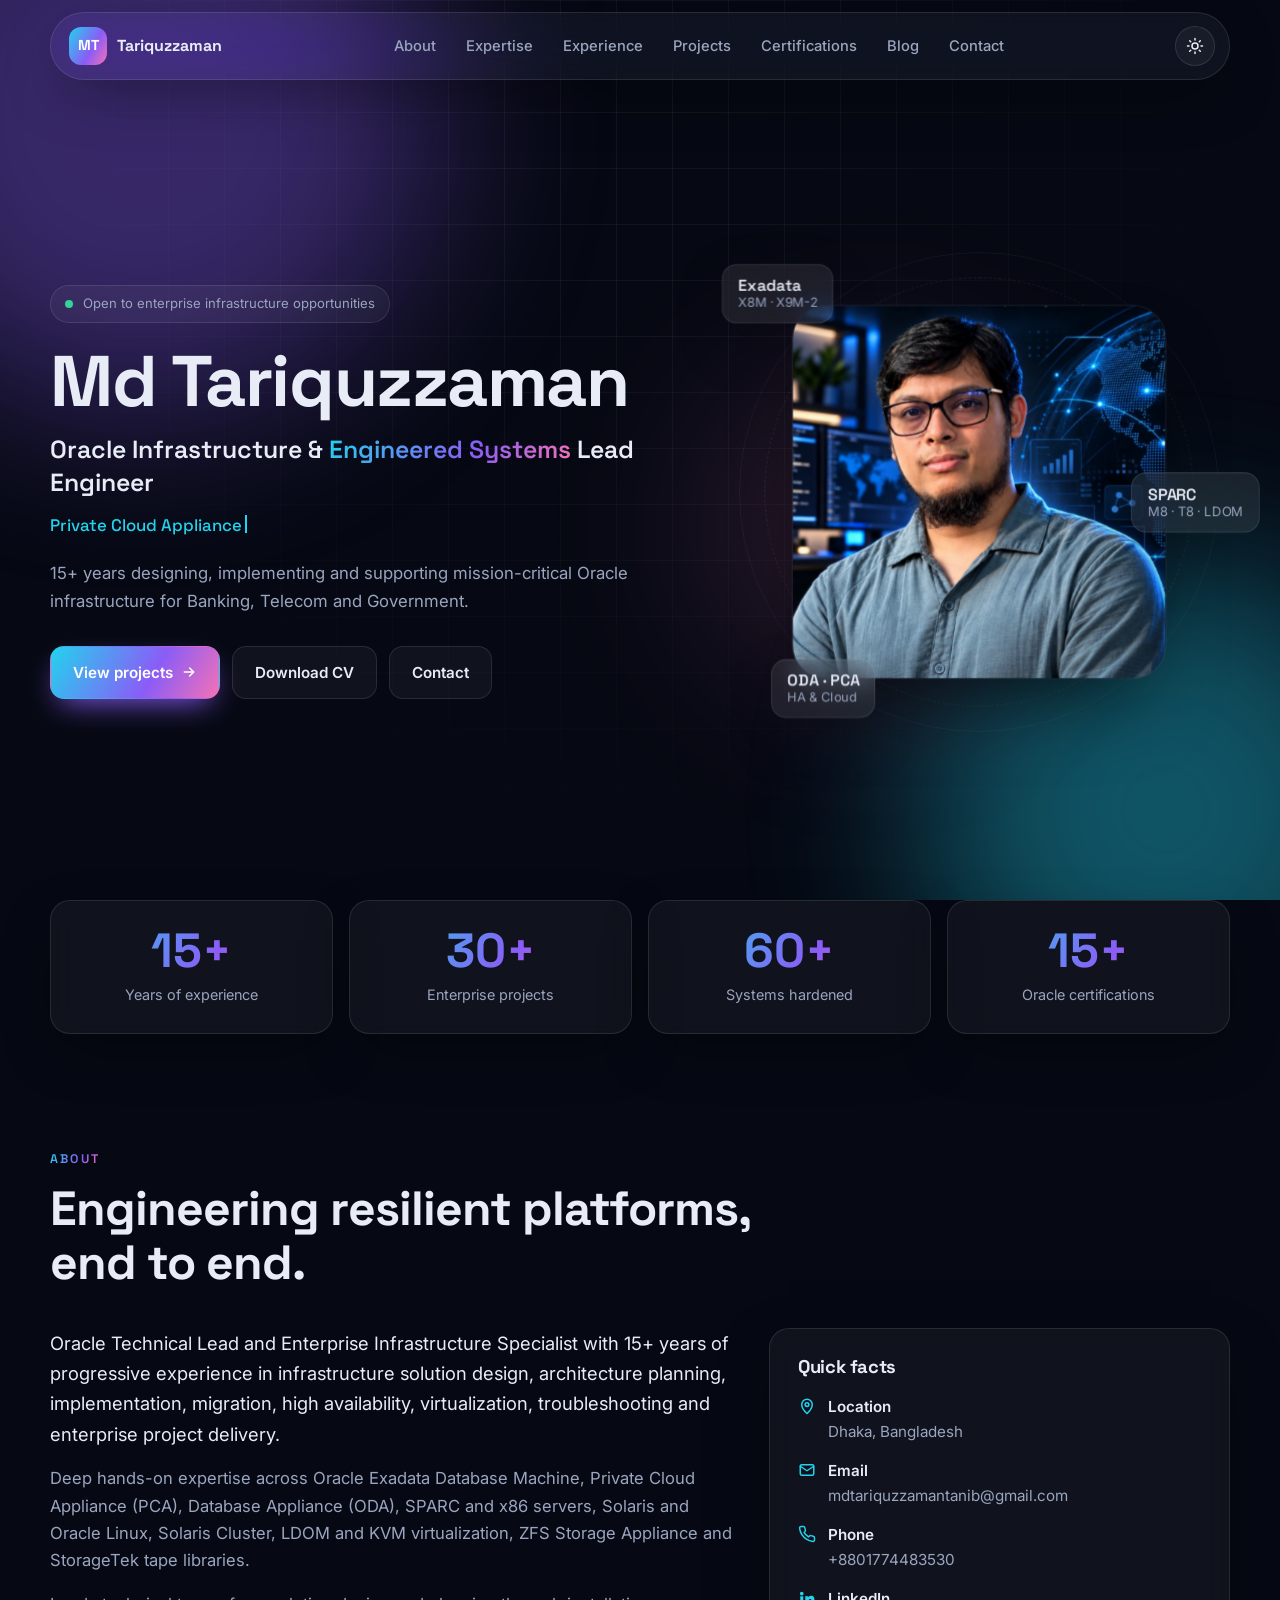
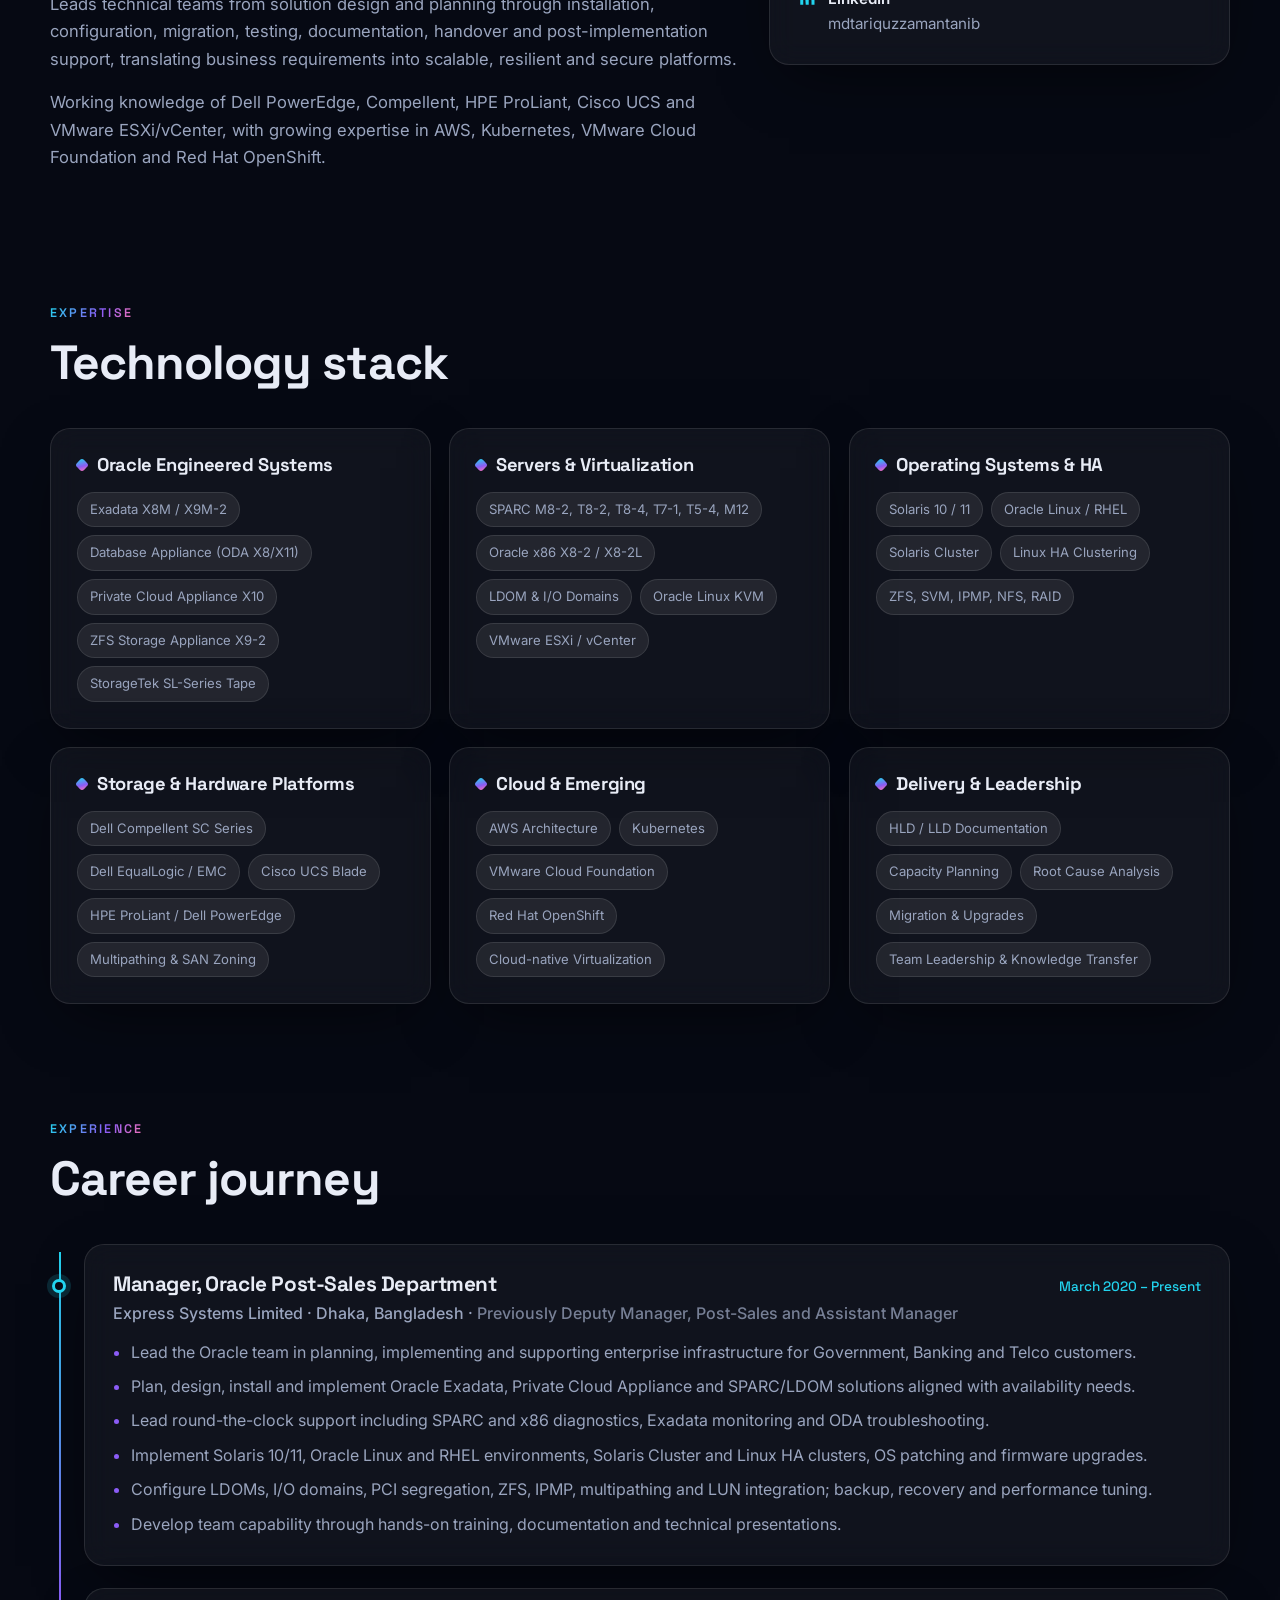
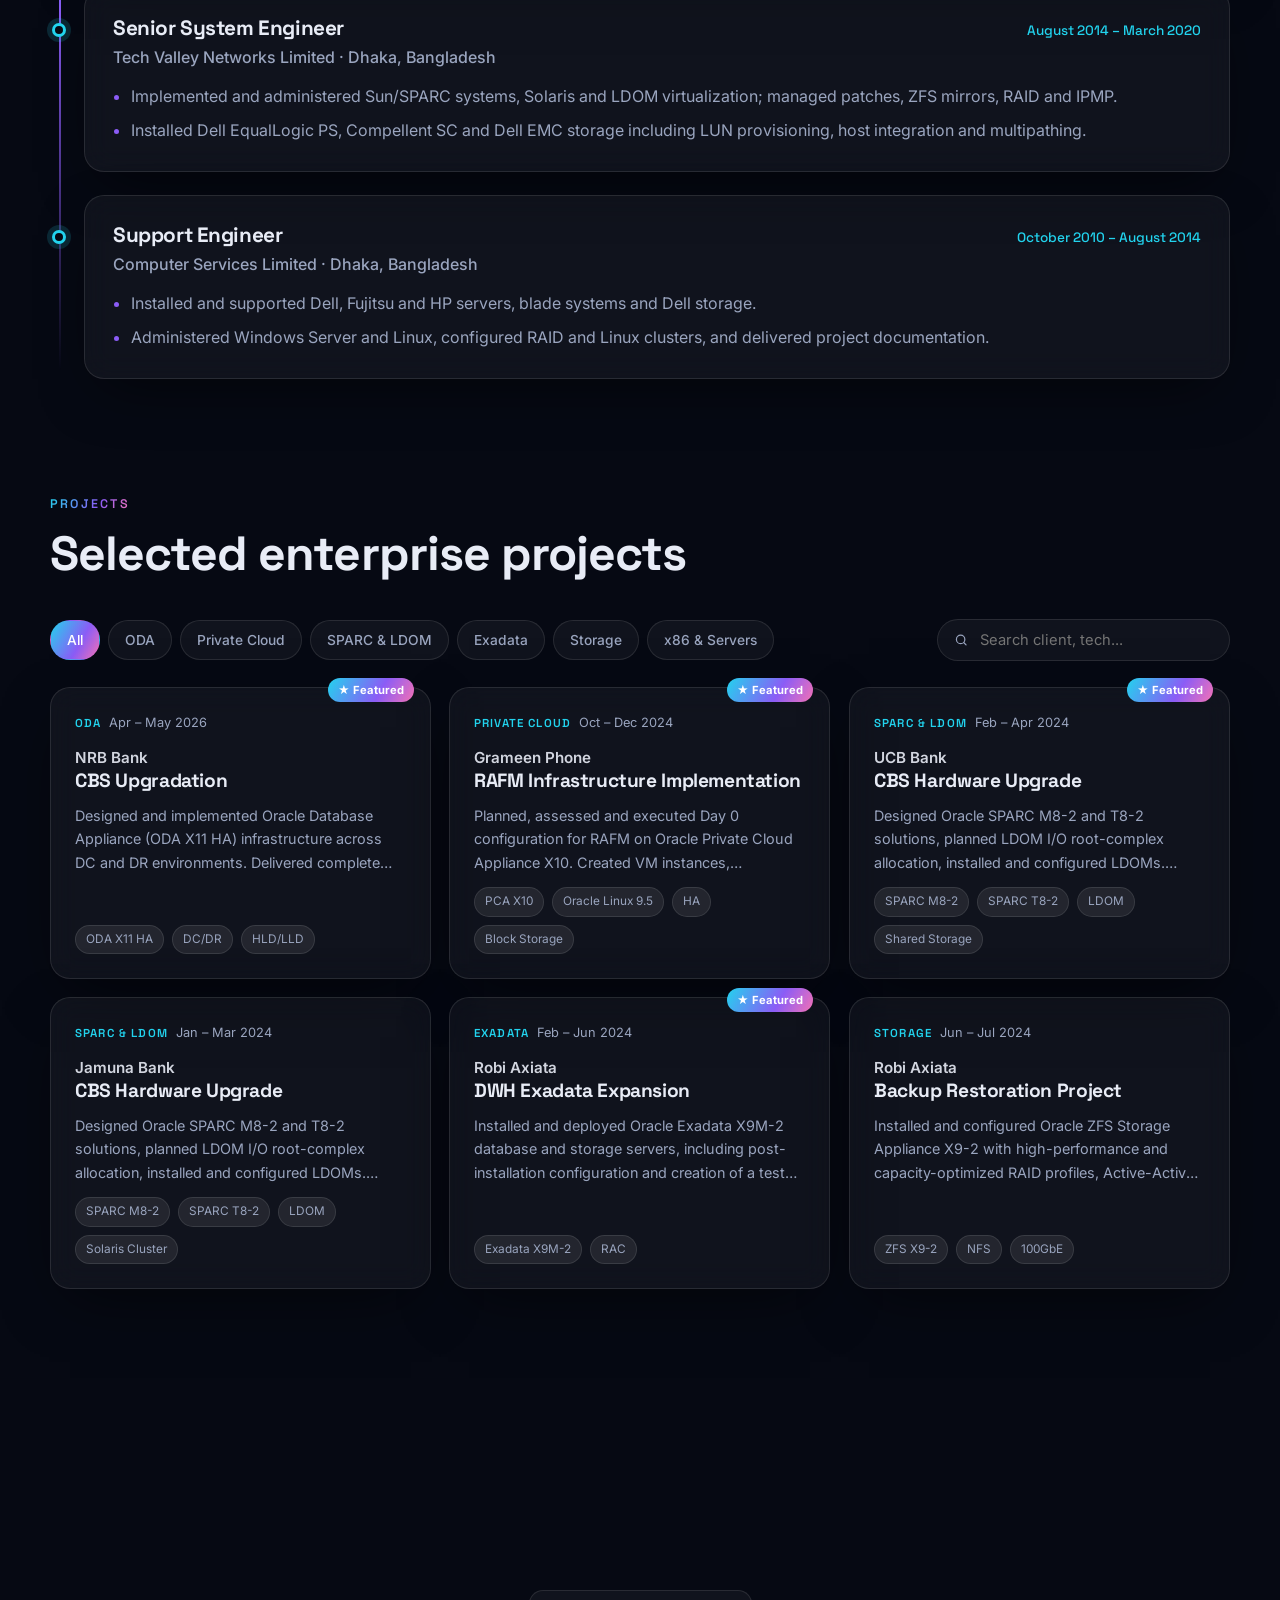
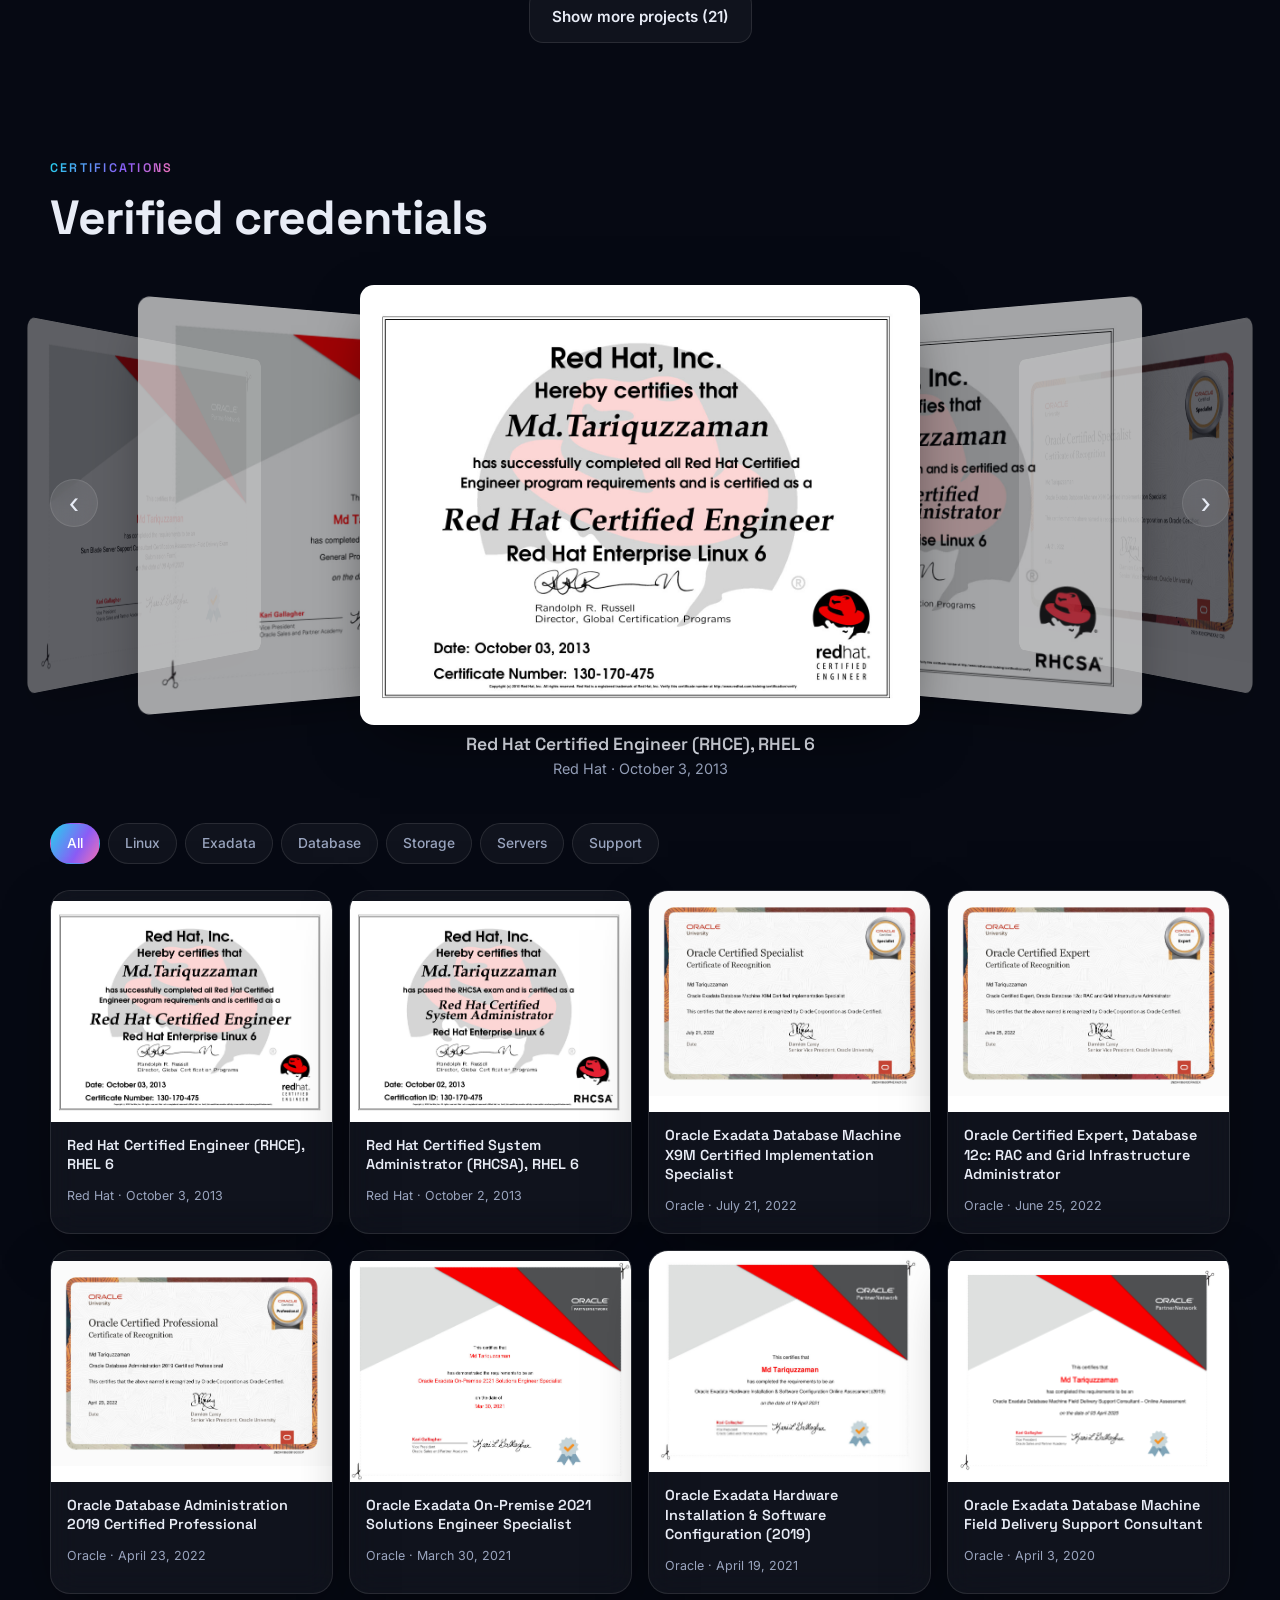
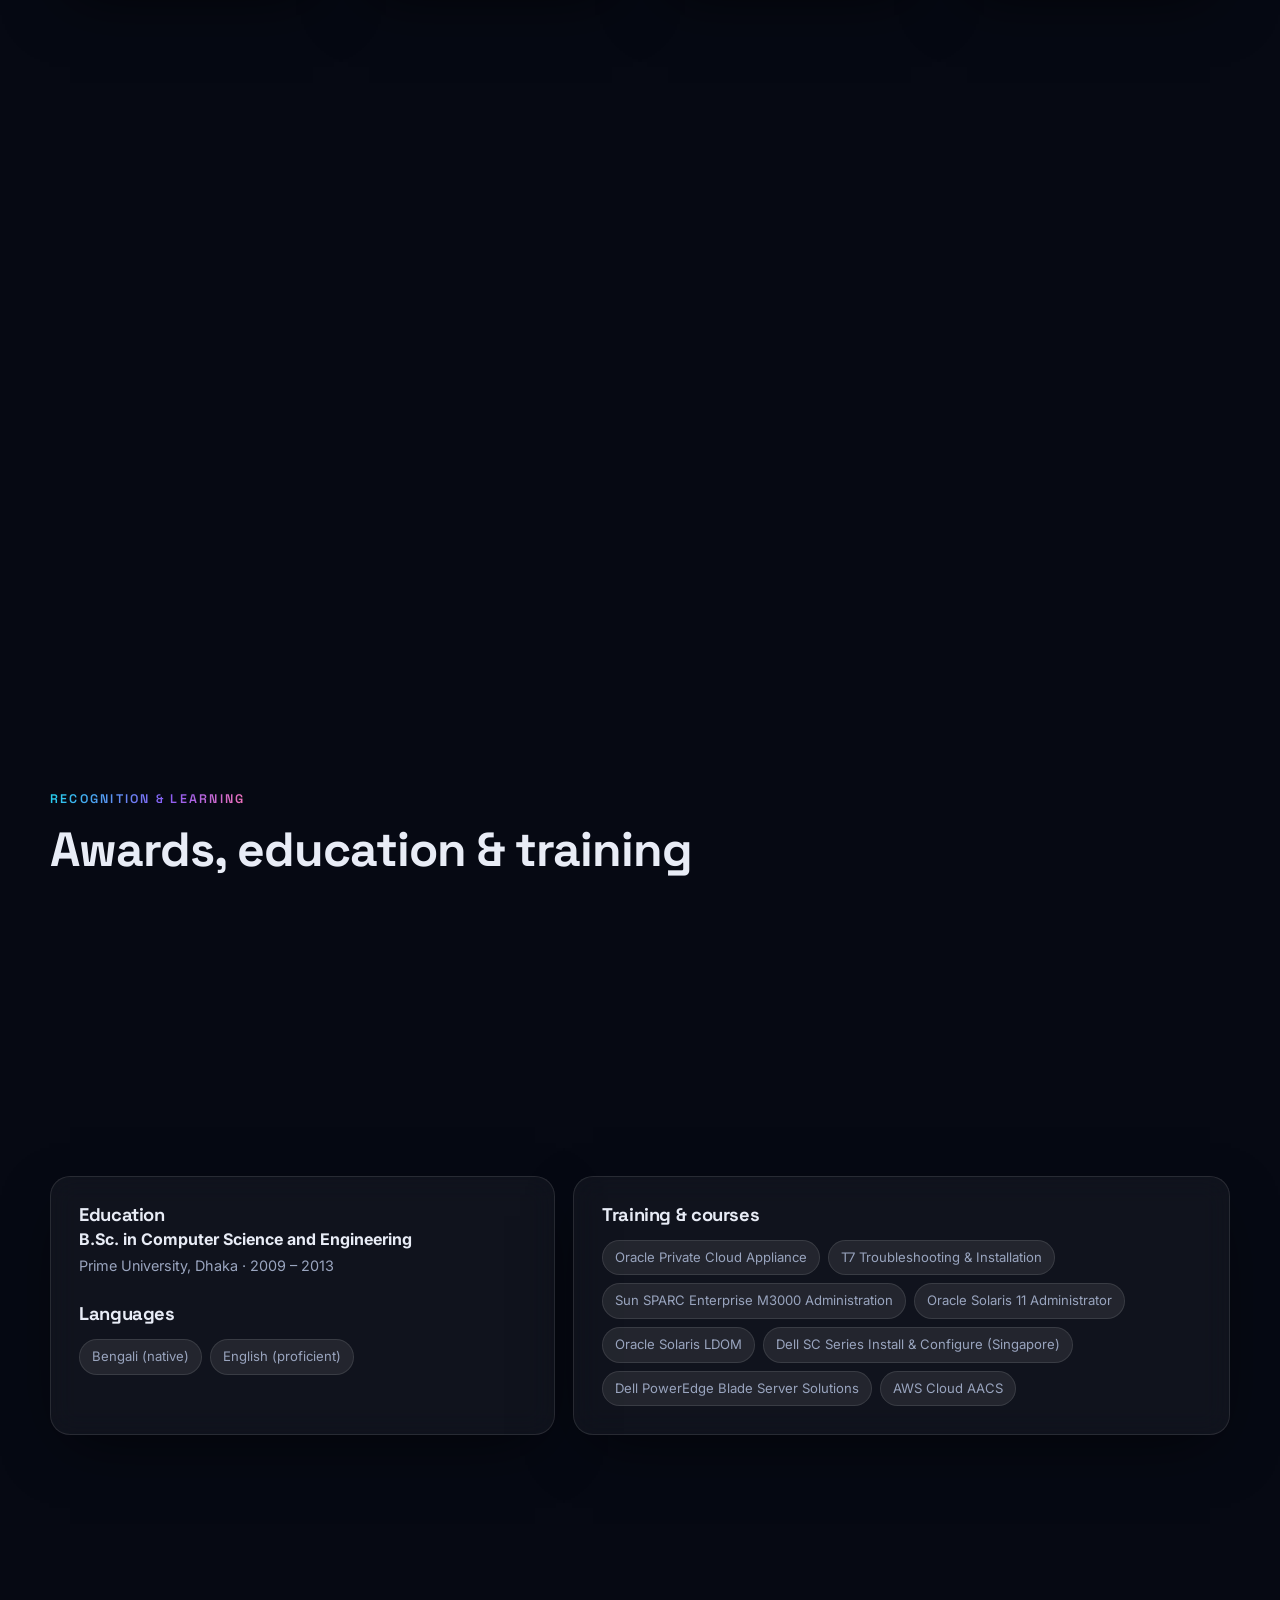
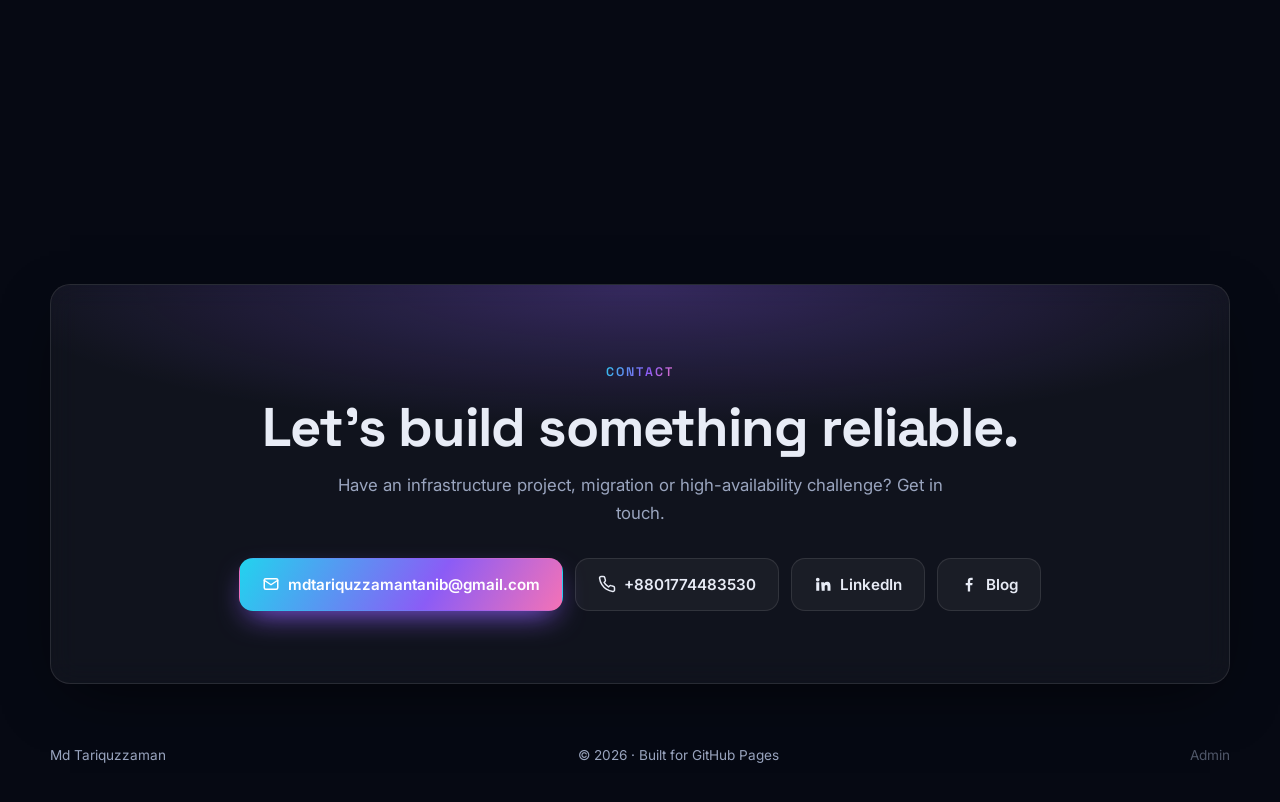
<file: index.html>
<!doctype html>
<html lang="en" data-theme="dark">
<head>
<meta charset="utf-8">
<meta name="viewport" content="width=device-width, initial-scale=1, viewport-fit=cover">
<title>Md Tariquzzaman | Oracle Infrastructure & Engineered Systems Lead</title>
<meta name="description" content="Portfolio of Md Tariquzzaman, Oracle Infrastructure and Engineered Systems Lead Engineer: Exadata, ODA, Private Cloud Appliance, SPARC and LDOM, Solaris, high availability.">
<meta property="og:title" content="Md Tariquzzaman | Oracle Infrastructure Lead Engineer">
<meta property="og:description" content="15+ years delivering mission-critical Oracle infrastructure for Banking, Telecom and Government.">
<meta property="og:image" content="assets/profile.jpg">
<meta name="theme-color" content="#060913">
<link rel="icon" href="assets/favicon.svg" type="image/svg+xml">
<link rel="preconnect" href="https://fonts.googleapis.com">
<link rel="preconnect" href="https://fonts.gstatic.com" crossorigin>
<link href="https://fonts.googleapis.com/css2?family=Inter:wght@400;500;600&family=Space+Grotesk:wght@500;600;700&display=swap" rel="stylesheet">
<link rel="stylesheet" href="css/style.css">
<script>try{var t=localStorage.getItem('theme');if(t)document.documentElement.dataset.theme=t}catch(e){}</script>
</head>
<body>
<div class="bg" aria-hidden="true"><i class="blob b1"></i><i class="blob b2"></i><i class="blob b3"></i><i class="grid"></i></div>
<div class="progress" id="progress"></div>

<header class="nav" id="nav">
  <a class="brand" href="#top" aria-label="Home"><span class="mark">MT</span><span class="brand-name">Tariquzzaman</span></a>
  <nav class="links" id="links" aria-label="Primary">
    <a href="#about">About</a><a href="#expertise">Expertise</a><a href="#experience">Experience</a>
    <a href="#projects">Projects</a><a href="#certifications">Certifications</a><a href="#blog" id="blogNav" hidden>Blog</a><a href="#contact">Contact</a>
  </nav>
  <div class="nav-actions">
    <button class="icon-btn" id="themeBtn" aria-label="Toggle theme"><svg viewBox="0 0 24 24" width="18" height="18" fill="none" stroke="currentColor" stroke-width="2" stroke-linecap="round"><circle cx="12" cy="12" r="4"/><path d="M12 2v2M12 20v2M4.9 4.9l1.4 1.4M17.7 17.7l1.4 1.4M2 12h2M20 12h2M4.9 19.1l1.4-1.4M17.7 6.3l1.4-1.4"/></svg></button>
    <button class="icon-btn menu" id="menuBtn" aria-label="Menu" aria-expanded="false"><span></span><span></span><span></span></button>
  </div>
</header>

<main id="top">
  <section class="hero container">
    <div class="hero-copy">
      <span class="pill"><i class="dot"></i> Open to enterprise infrastructure opportunities</span>
      <h1 id="hName" class="reveal">Md Tariquzzaman</h1>
      <p class="role">Oracle Infrastructure &amp; <span class="grad">Engineered Systems</span> Lead Engineer</p>
      <p class="typed" aria-live="off"><span id="typed"></span><i class="caret"></i></p>
      <p class="lead" id="hTagline"></p>
      <div class="cta">
        <a class="btn primary" href="#projects">View projects <svg viewBox="0 0 24 24" width="16" height="16" fill="none" stroke="currentColor" stroke-width="2.2" stroke-linecap="round"><path d="M5 12h14M13 6l6 6-6 6"/></svg></a>
        <a class="btn ghost" id="cvBtn" href="assets/Md-Tariquzzaman-CV.pdf" target="_blank" rel="noopener">Download CV</a>
        <a class="btn ghost" href="#contact">Contact</a>
      </div>
    </div>
    <div class="hero-visual">
      <div class="scene" id="heroScene">
        <div class="orbit o1"></div><div class="orbit o2"></div>
        <div class="photo-card" id="photoCard">
          <img id="hPhoto" src="assets/profile.jpg" alt="Portrait of Md Tariquzzaman" width="500" height="500" fetchpriority="high">
        </div>
        <div class="chip c1"><b>Exadata</b><small>X8M · X9M-2</small></div>
        <div class="chip c2"><b>SPARC</b><small>M8 · T8 · LDOM</small></div>
        <div class="chip c3"><b>ODA · PCA</b><small>HA &amp; Cloud</small></div>
      </div>
    </div>
  </section>

  <section class="stats container" id="stats"></section>

  <section id="about" class="section container">
    <div class="sec-head"><span class="eyebrow">About</span><h2>Engineering resilient platforms,<br>end to end.</h2></div>
    <div class="about-grid">
      <div class="about-text" id="aboutText"></div>
      <aside class="glass tilt about-side">
        <h3>Quick facts</h3>
        <ul class="facts" id="facts"></ul>
      </aside>
    </div>
  </section>

  <section id="expertise" class="section container">
    <div class="sec-head"><span class="eyebrow">Expertise</span><h2>Technology stack</h2></div>
    <div class="skill-grid" id="skills"></div>
  </section>

  <section id="experience" class="section container">
    <div class="sec-head"><span class="eyebrow">Experience</span><h2>Career journey</h2></div>
    <div class="timeline" id="timeline"></div>
  </section>

  <section id="projects" class="section container">
    <div class="sec-head"><span class="eyebrow">Projects</span><h2>Selected enterprise projects</h2></div>
    <div class="toolbar">
      <div class="filters" id="projFilters" role="tablist"></div>
      <label class="search"><svg viewBox="0 0 24 24" width="16" height="16" fill="none" stroke="currentColor" stroke-width="2" stroke-linecap="round"><circle cx="11" cy="11" r="7"/><path d="M20 20l-3.5-3.5"/></svg><input id="projSearch" type="search" placeholder="Search client, tech..." aria-label="Search projects"></label>
    </div>
    <div class="proj-grid" id="projects-grid"></div>
    <button class="btn ghost more" id="projMore" hidden>Show more projects</button>
  </section>

  <section id="certifications" class="section container">
    <div class="sec-head"><span class="eyebrow">Certifications</span><h2>Verified credentials</h2></div>
    <div class="carousel" id="carousel" aria-label="Certificate carousel">
      <div class="car-stage" id="carStage"></div>
      <button class="car-nav prev" id="carPrev" aria-label="Previous certificate">&#8249;</button>
      <button class="car-nav next" id="carNext" aria-label="Next certificate">&#8250;</button>
    </div>
    <div class="car-caption" id="carCaption"></div>
    <div class="toolbar"><div class="filters" id="certFilters"></div></div>
    <div class="cert-grid" id="certGrid"></div>
  </section>

  <section class="section container" id="recognition">
    <div class="sec-head"><span class="eyebrow">Recognition &amp; Learning</span><h2>Awards, education &amp; training</h2></div>
    <div class="award-grid" id="awards"></div>
    <div class="two-col">
      <div class="glass tilt"><h3>Education</h3><div id="edu"></div><h3 class="mt">Languages</h3><div class="tags" id="langs"></div></div>
      <div class="glass tilt"><h3>Training &amp; courses</h3><div class="tags" id="training"></div></div>
    </div>
  </section>

  <section id="blog" class="section container" hidden>
    <div class="blog glass tilt" id="blogCard"></div>
  </section>

  <section id="contact" class="section container">
    <div class="contact glass">
      <span class="eyebrow">Contact</span>
      <h2>Let's build something reliable.</h2>
      <p class="lead">Have an infrastructure project, migration or high-availability challenge? Get in touch.</p>
      <div class="contact-links" id="contactLinks"></div>
    </div>
  </section>
</main>

<footer class="footer container">
  <span id="footName">Md Tariquzzaman</span><span>&copy; <span id="year"></span> · Built for GitHub Pages</span>
  <a href="admin/" class="admin-link">Admin</a>
</footer>

<div class="lightbox" id="lightbox" hidden role="dialog" aria-modal="true" aria-label="Certificate preview">
  <button class="lb-close" id="lbClose" aria-label="Close">&times;</button>
  <div class="lb-card" id="lbCard"><img id="lbImg" alt=""><div class="lb-info"><h3 id="lbTitle"></h3><p id="lbMeta"></p></div></div>
</div>

<div class="modal" id="modal" hidden role="dialog" aria-modal="true">
  <div class="modal-card glass" id="modalCard"><button class="lb-close" id="modalClose" aria-label="Close">&times;</button><div id="modalBody"></div></div>
</div>

<script src="js/app.js"></script>
</body>
</html>
</file>
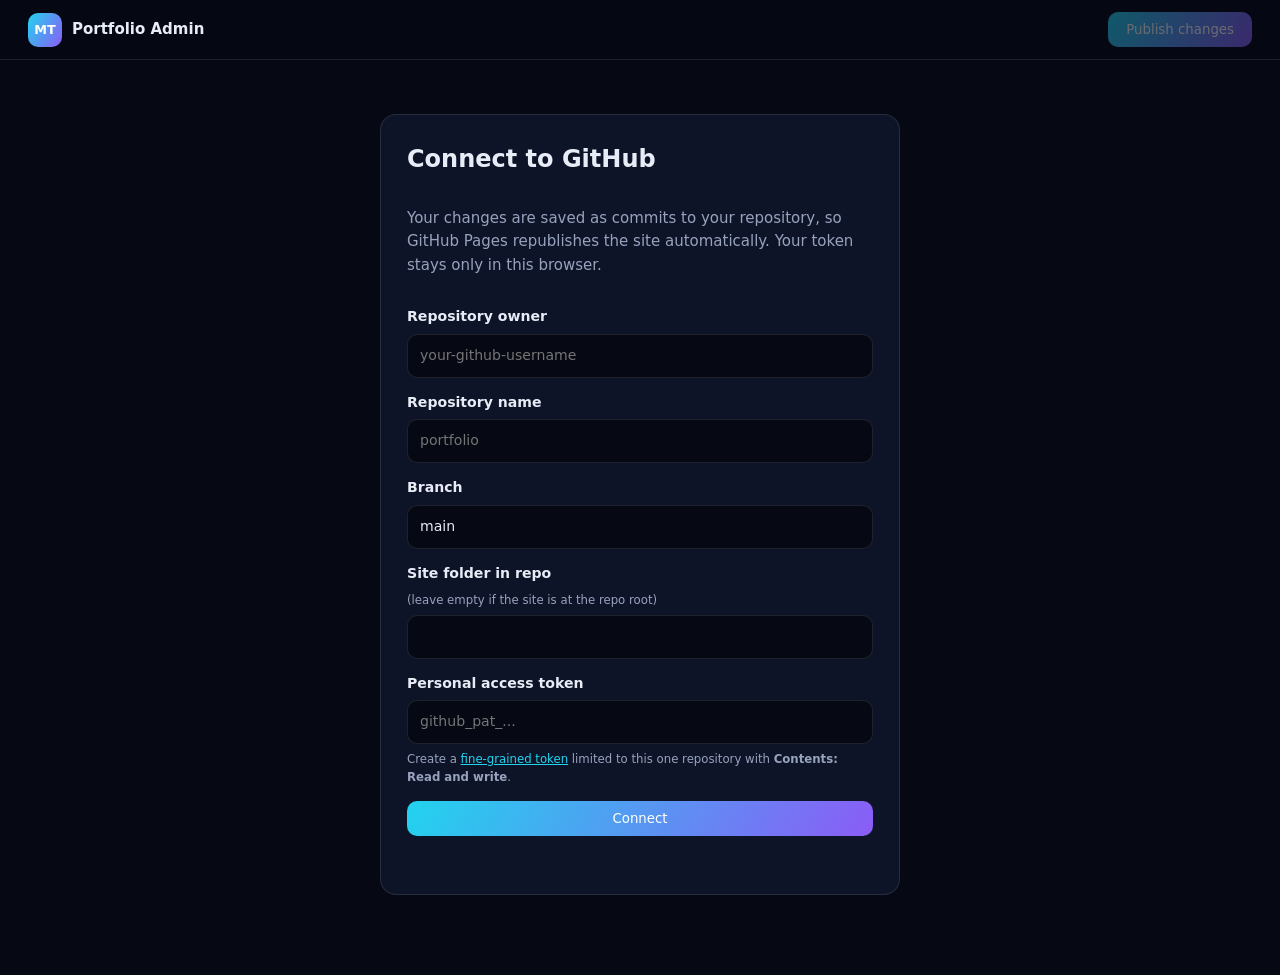
<file: admin/index.html>
<!doctype html>
<html lang="en" data-theme="dark">
<head>
<meta charset="utf-8">
<meta name="viewport" content="width=device-width, initial-scale=1">
<meta name="robots" content="noindex,nofollow">
<title>Portfolio Admin</title>
<link rel="icon" href="../assets/favicon.svg" type="image/svg+xml">
<link rel="stylesheet" href="admin.css">
</head>
<body>
<header class="top">
  <a class="brand" href="../"><span class="mark">MT</span> Portfolio Admin</a>
  <div class="top-actions">
    <span id="status" class="status" role="status"></span>
    <button class="btn" id="saveBtn" disabled>Publish changes</button>
    <button class="btn ghost" id="logoutBtn" hidden>Sign out</button>
  </div>
</header>

<main>
  <section id="login" class="card login">
    <h1>Connect to GitHub</h1>
    <p class="muted">Your changes are saved as commits to your repository, so GitHub Pages republishes the site automatically. Your token stays only in this browser.</p>
    <label>Repository owner<input id="cOwner" placeholder="your-github-username" autocomplete="off"></label>
    <label>Repository name<input id="cRepo" placeholder="portfolio" autocomplete="off"></label>
    <label>Branch<input id="cBranch" value="main" autocomplete="off"></label>
    <label>Site folder in repo <small>(leave empty if the site is at the repo root)</small><input id="cDir" placeholder="" autocomplete="off"></label>
    <label>Personal access token
      <input id="cToken" type="password" placeholder="github_pat_..." autocomplete="off">
      <small>Create a <a href="https://github.com/settings/personal-access-tokens/new" target="_blank" rel="noopener">fine-grained token</a> limited to this one repository with <b>Contents: Read and write</b>.</small>
    </label>
    <button class="btn" id="connectBtn">Connect</button>
    <p class="err" id="loginErr"></p>
  </section>

  <section id="app" hidden>
    <nav class="tabs" id="tabs" role="tablist"></nav>
    <div id="panel"></div>
  </section>
</main>
<div class="toast" id="toast" role="status"></div>
<script src="admin.js"></script>
</body>
</html>
</file>
<file: css/style.css>
:root{
  --bg:#060913;--bg2:#0b1020;--surface:rgba(255,255,255,.045);--surface-2:rgba(255,255,255,.08);
  --border:rgba(255,255,255,.1);--text:#e8ecf6;--muted:#9aa5bf;--a1:#22d3ee;--a2:#8b5cf6;--a3:#f472b6;
  --grad:linear-gradient(120deg,var(--a1),var(--a2) 60%,var(--a3));
  --shadow:0 20px 60px -20px rgba(0,0,0,.65);--radius:20px;--nav-h:68px;
  --font:'Inter',system-ui,-apple-system,'Segoe UI',Roboto,sans-serif;--display:'Space Grotesk','Inter',system-ui,sans-serif;
}
[data-theme="light"]{
  --bg:#f5f7fc;--bg2:#ffffff;--surface:rgba(255,255,255,.75);--surface-2:rgba(255,255,255,.95);
  --border:rgba(15,23,42,.1);--text:#0f172a;--muted:#55627d;--a1:#0891b2;--a2:#6d28d9;--a3:#db2777;
  --shadow:0 20px 50px -22px rgba(30,41,90,.28);
}
*,*::before,*::after{box-sizing:border-box}
html{scroll-behavior:smooth;scroll-padding-top:calc(var(--nav-h) + 12px);-webkit-text-size-adjust:100%}
html{overflow-x:clip}
body{margin:0;background:var(--bg);color:var(--text);font:400 16px/1.65 var(--font);overflow-x:hidden;-webkit-font-smoothing:antialiased}
img{max-width:100%;display:block}
a{color:inherit;text-decoration:none}
h1,h2,h3{font-family:var(--display);line-height:1.12;margin:0;letter-spacing:-.02em}
p{margin:0}
button{font:inherit;color:inherit;cursor:pointer}
:focus-visible{outline:2px solid var(--a1);outline-offset:3px;border-radius:8px}
.container{width:min(1180px,100% - 2*clamp(16px,4vw,32px));margin-inline:auto}
.section{padding:clamp(56px,9vw,110px) 0 0}

/* background */
.bg{position:fixed;inset:0;z-index:-1;overflow:hidden;background:var(--bg)}
.blob{position:absolute;border-radius:50%;filter:blur(90px);opacity:.38;will-change:transform}
.b1{width:46vmax;height:46vmax;background:var(--a2);top:-14vmax;left:-12vmax;animation:float 22s ease-in-out infinite}
.b2{width:38vmax;height:38vmax;background:var(--a1);bottom:-12vmax;right:-10vmax;animation:float 26s ease-in-out infinite reverse}
.b3{width:26vmax;height:26vmax;background:var(--a3);top:40%;left:55%;opacity:.16;animation:float 30s ease-in-out infinite}
[data-theme="light"] .blob{opacity:.2}
.grid{position:absolute;inset:0;background-image:linear-gradient(var(--border) 1px,transparent 1px),linear-gradient(90deg,var(--border) 1px,transparent 1px);background-size:56px 56px;mask-image:radial-gradient(ellipse at 50% 20%,#000 10%,transparent 70%);-webkit-mask-image:radial-gradient(ellipse at 50% 20%,#000 10%,transparent 70%);opacity:.5}
@keyframes float{50%{transform:translate3d(4vmax,3vmax,0) scale(1.08)}}
.progress{position:fixed;top:0;left:0;height:3px;width:0;background:var(--grad);z-index:100}

/* nav */
.nav{position:fixed;top:12px;left:50%;transform:translateX(-50%);width:min(1180px,100% - 24px);height:var(--nav-h);z-index:50;
  display:flex;align-items:center;justify-content:space-between;padding:0 14px 0 18px;border-radius:999px;
  background:var(--surface);border:1px solid var(--border);backdrop-filter:blur(18px) saturate(1.4);-webkit-backdrop-filter:blur(18px) saturate(1.4);box-shadow:var(--shadow);transition:background .3s}
.brand{display:flex;align-items:center;gap:10px;font-family:var(--display);font-weight:700}
.mark{display:grid;place-items:center;width:38px;height:38px;border-radius:12px;background:var(--grad);color:#fff;font-size:.9rem;letter-spacing:0}
.links{display:flex;gap:2px}
.links a{padding:8px 14px;border-radius:999px;color:var(--muted);font-size:.92rem;font-weight:500;transition:.25s}
.links a:hover,.links a.active{color:var(--text);background:var(--surface-2)}
.nav-actions{display:flex;gap:8px;align-items:center}
.icon-btn{width:40px;height:40px;border-radius:50%;border:1px solid var(--border);background:var(--surface);display:grid;place-items:center;transition:.25s}
.icon-btn:hover{background:var(--surface-2);transform:rotate(18deg)}
.menu{display:none;flex-direction:column;gap:4px;justify-content:center;align-items:center}
.menu:hover{transform:none}
.menu span{width:16px;height:2px;background:currentColor;border-radius:2px;transition:.3s}
.menu[aria-expanded=true] span:nth-child(1){transform:translateY(6px) rotate(45deg)}
.menu[aria-expanded=true] span:nth-child(2){opacity:0}
.menu[aria-expanded=true] span:nth-child(3){transform:translateY(-6px) rotate(-45deg)}

/* buttons / pills */
.btn{display:inline-flex;align-items:center;gap:8px;padding:13px 22px;border-radius:14px;font-weight:600;font-size:.95rem;border:1px solid var(--border);transition:transform .25s,box-shadow .25s,background .25s}
.btn.primary{background:var(--grad);color:#fff;border-color:transparent;box-shadow:0 12px 30px -10px var(--a2)}
.btn.primary:hover{transform:translateY(-3px);box-shadow:0 18px 36px -10px var(--a2)}
.btn.ghost{background:var(--surface)}
.btn.ghost:hover{background:var(--surface-2);transform:translateY(-3px)}
.pill{display:inline-flex;align-items:center;gap:10px;padding:7px 14px;border-radius:999px;background:var(--surface);border:1px solid var(--border);font-size:.82rem;color:var(--muted)}
.dot{width:8px;height:8px;border-radius:50%;background:#34d399;box-shadow:0 0 0 0 #34d399;animation:pulse 2s infinite}
@keyframes pulse{70%{box-shadow:0 0 0 9px transparent}}
.eyebrow{display:inline-block;font:600 .78rem var(--display);letter-spacing:.18em;text-transform:uppercase;background:var(--grad);-webkit-background-clip:text;background-clip:text;color:transparent}
.grad{background:var(--grad);-webkit-background-clip:text;background-clip:text;color:transparent}
.glass{background:var(--surface);border:1px solid var(--border);border-radius:var(--radius);backdrop-filter:blur(14px);-webkit-backdrop-filter:blur(14px);box-shadow:var(--shadow)}

/* hero */
.hero{min-height:100svh;display:grid;grid-template-columns:1.1fr .9fr;align-items:center;gap:clamp(24px,5vw,64px);padding:calc(var(--nav-h) + 56px) 0 40px}
.hero h1{font-size:clamp(2.4rem,5.6vw,4.6rem);margin:18px 0 12px;font-weight:700}
.role{font:600 clamp(1.1rem,2.4vw,1.55rem)/1.35 var(--display);color:var(--text)}
.typed{margin:14px 0 18px;min-height:1.7em;font:500 1.05rem var(--display);color:var(--a1)}
.caret{display:inline-block;width:2px;height:1.1em;background:var(--a1);margin-left:3px;vertical-align:-.15em;animation:blink 1s steps(1) infinite}
@keyframes blink{50%{opacity:0}}
.lead{color:var(--muted);font-size:1.05rem;max-width:56ch}
.cta{display:flex;flex-wrap:wrap;gap:12px;margin-top:30px}
.hero-visual{display:grid;place-items:center;perspective:1200px}
.scene{position:relative;width:min(440px,86vw);aspect-ratio:1;transform-style:preserve-3d;transition:transform .15s ease-out;will-change:transform}
.photo-card{position:absolute;inset:9%;border-radius:32px;overflow:hidden;background:#071226;box-shadow:0 40px 80px -30px rgba(0,0,0,.7),0 0 0 1px var(--border);transform:translateZ(40px)}
.photo-card img{width:100%;height:100%;object-fit:cover;object-position:center 15%}
.photo-card::after{content:"";position:absolute;inset:0;background:linear-gradient(115deg,transparent 35%,rgba(255,255,255,.55) 50%,transparent 65%);transform:translateX(-120%);animation:sheen 6s ease-in-out infinite}
@keyframes sheen{40%,100%{transform:translateX(120%)}}
.orbit{position:absolute;inset:0;border-radius:50%;border:1px dashed var(--border);transform:translateZ(-30px)}
.o1{animation:spin 40s linear infinite}.o2{inset:-6%;animation:spin 60s linear infinite reverse;border-style:solid;opacity:.5}
@keyframes spin{to{rotate:360deg}}
.chip{position:absolute;padding:10px 14px;border-radius:14px;background:var(--surface-2);border:1px solid var(--border);backdrop-filter:blur(14px);-webkit-backdrop-filter:blur(14px);box-shadow:var(--shadow);display:flex;flex-direction:column;line-height:1.25;animation:bob 6s ease-in-out infinite}
.chip b{font:600 .92rem var(--display)}.chip small{color:var(--muted);font-size:.74rem}
.c1{top:2%;left:-4%;transform:translateZ(90px)}
.c2{top:46%;right:-8%;transform:translateZ(110px);animation-delay:-2s}
.c3{bottom:2%;left:6%;transform:translateZ(80px);animation-delay:-4s}
@keyframes bob{50%{translate:0 -10px}}

/* stats */
.stats{display:grid;grid-template-columns:repeat(4,1fr);gap:16px}
.stat{padding:26px 20px;text-align:center}
.stat b{display:block;font:700 clamp(2rem,4.5vw,3rem)/1 var(--display);background:var(--grad);-webkit-background-clip:text;background-clip:text;color:transparent}
.stat span{display:block;margin-top:8px;color:var(--muted);font-size:.9rem}

/* sections */
.sec-head{margin-bottom:38px}
.sec-head h2{font-size:clamp(1.9rem,4.4vw,3rem);margin-top:12px}
.about-grid{display:grid;grid-template-columns:1.5fr 1fr;gap:28px;align-items:start}
.about-text p{color:var(--muted);margin-bottom:16px;font-size:1.04rem}
.about-text p:first-child{color:var(--text);font-size:1.15rem}
.about-side{padding:28px}
h3{font-size:1.15rem}
.facts{list-style:none;padding:0;margin:16px 0 0;display:grid;gap:14px}
.facts li{display:flex;gap:12px;align-items:flex-start;color:var(--muted);font-size:.95rem}
.facts svg{flex:none;margin-top:3px;color:var(--a1)}
.facts b{display:block;color:var(--text);font-weight:600}
.facts a:hover{color:var(--a1)}

.tilt{transform-style:preserve-3d;transition:transform .2s ease-out,box-shadow .3s;will-change:transform;position:relative}
.tilt>*{transform:translateZ(0)}
.tilt::before{content:"";position:absolute;inset:0;border-radius:inherit;background:radial-gradient(420px circle at var(--mx,50%) var(--my,0%),rgba(139,92,246,.18),transparent 45%);opacity:0;transition:opacity .3s;pointer-events:none}
.tilt:hover::before{opacity:1}

.skill-grid{display:grid;grid-template-columns:repeat(3,1fr);gap:18px;perspective:1200px}
.skill{padding:26px}
.skill h3{display:flex;align-items:center;gap:10px;margin-bottom:16px}
.skill h3 i{width:10px;height:10px;border-radius:3px;background:var(--grad);transform:rotate(45deg)}
.skill ul{list-style:none;margin:0;padding:0;display:flex;flex-wrap:wrap;gap:8px}
.skill li,.tag{padding:6px 12px;border-radius:999px;background:var(--surface-2);border:1px solid var(--border);font-size:.82rem;color:var(--muted);transition:.2s}
.skill li:hover,.tag:hover{color:var(--text);border-color:var(--a1)}
.tags{display:flex;flex-wrap:wrap;gap:8px;margin-top:14px}

/* timeline */
.timeline{position:relative;display:grid;gap:22px;padding-left:34px}
.timeline::before{content:"";position:absolute;left:9px;top:8px;bottom:8px;width:2px;background:linear-gradient(var(--a1),var(--a2),transparent)}
.job{padding:28px;position:relative}
.job::after{content:"";position:absolute;left:-33px;top:34px;width:14px;height:14px;border-radius:50%;background:var(--bg);border:3px solid var(--a1);box-shadow:0 0 0 5px rgba(34,211,238,.15)}
.job-top{display:flex;flex-wrap:wrap;justify-content:space-between;gap:6px 18px;align-items:baseline}
.job h3{font-size:1.3rem}
.job .when{font:500 .85rem var(--display);color:var(--a1)}
.job .co{color:var(--muted);margin:4px 0 12px;font-weight:500}
.job .co em{font-style:normal;opacity:.75}
.job ul{margin:0;padding-left:18px;color:var(--muted);display:grid;gap:8px}
.job li::marker{color:var(--a2)}

/* projects & filters */
.toolbar{display:flex;flex-wrap:wrap;gap:14px;justify-content:space-between;align-items:center;margin-bottom:26px}
.filters{display:flex;flex-wrap:wrap;gap:8px}
.f{padding:8px 16px;border-radius:999px;border:1px solid var(--border);background:var(--surface);color:var(--muted);font-size:.86rem;font-weight:500;transition:.25s}
.f:hover{color:var(--text)}
.f.on{background:var(--grad);color:#fff;border-color:transparent}
.search{display:flex;align-items:center;gap:10px;padding:0 16px;height:42px;border-radius:999px;background:var(--surface);border:1px solid var(--border);color:var(--muted);min-width:min(280px,100%)}
.search input{background:none;border:0;outline:0;color:var(--text);font:inherit;font-size:.92rem;width:100%}
.proj-grid{display:grid;grid-template-columns:repeat(3,1fr);gap:18px;perspective:1400px}
.proj{padding:24px;display:flex;flex-direction:column;gap:12px;cursor:pointer;text-align:left;width:100%;min-height:230px;color:inherit}
.proj .top{display:flex;justify-content:space-between;align-items:center;gap:8px}
.proj .cat{font:600 .72rem var(--display);letter-spacing:.1em;text-transform:uppercase;color:var(--a1)}
.proj .yr{font-size:.8rem;color:var(--muted)}
.proj h3{font-size:1.2rem}
.proj .client{color:var(--text);opacity:.9;font-weight:600;font-size:.95rem}
.proj p{color:var(--muted);font-size:.9rem;display:-webkit-box;-webkit-line-clamp:3;-webkit-box-orient:vertical;overflow:hidden}
.proj .tags{margin-top:auto}.proj .tag{font-size:.74rem;padding:4px 10px}
.proj.star::after{content:"★ Featured";position:absolute;top:-10px;right:16px;font-size:.7rem;font-weight:700;padding:3px 10px;border-radius:999px;background:var(--grad);color:#fff}
.more{margin:28px auto 0;display:flex}
.empty{grid-column:1/-1;text-align:center;color:var(--muted);padding:40px}

/* certificates */
.carousel{position:relative;height:clamp(260px,46vw,440px);perspective:1500px;margin-bottom:10px;touch-action:pan-y}
.car-stage{position:absolute;inset:0;transform-style:preserve-3d}
.car-item{position:absolute;left:50%;top:50%;width:min(560px,74%);aspect-ratio:705/555;margin:calc(min(560px,74%)*-.39) 0 0 calc(min(560px,74%)/-2);border-radius:14px;overflow:hidden;background:#fff;border:1px solid var(--border);box-shadow:var(--shadow);transition:transform .7s cubic-bezier(.2,.8,.2,1),opacity .7s,filter .7s;cursor:pointer}
.car-item img{width:100%;height:100%;object-fit:contain;background:#fff}
.car-nav{position:absolute;top:50%;translate:0 -50%;z-index:5;width:48px;height:48px;border-radius:50%;border:1px solid var(--border);background:var(--surface-2);backdrop-filter:blur(10px);font-size:1.8rem;line-height:1;display:grid;place-items:center;transition:.25s}
.car-nav:hover{background:var(--grad);color:#fff}
.prev{left:0}.next{right:0}
.car-caption{text-align:center;margin:8px 0 34px;min-height:56px}
.car-caption b{display:block;font:600 1.1rem var(--display)}.car-caption span{color:var(--muted);font-size:.9rem}
.cert-grid{display:grid;grid-template-columns:repeat(4,1fr);gap:16px;perspective:1200px}
.cert{display:block;width:100%;text-align:left;padding:0;overflow:hidden;cursor:pointer;color:inherit}
.cert .thumb{aspect-ratio:705/555;background:#fff;overflow:hidden}
.cert img{width:100%;height:100%;object-fit:cover;transition:transform .5s}
.cert:hover img{transform:scale(1.06)}
.cert .meta{padding:14px 16px 16px}
.cert h4{margin:0 0 6px;font:600 .9rem/1.35 var(--display)}
.cert small{color:var(--muted);font-size:.78rem}

.award-grid{display:grid;grid-template-columns:repeat(3,1fr);gap:18px;margin-bottom:18px;perspective:1200px}
.award{padding:26px}
.award .ic{width:46px;height:46px;border-radius:14px;background:var(--grad);display:grid;place-items:center;color:#fff;margin-bottom:16px}
.award small{color:var(--a1);font-weight:600}
.award p{color:var(--muted);font-size:.92rem;margin-top:8px}
.two-col{display:grid;grid-template-columns:1fr 1.3fr;gap:18px;perspective:1200px}
.two-col .glass{padding:28px}.mt{margin-top:26px}
.edu b{display:block}.edu span{color:var(--muted);font-size:.9rem}

.blog{display:grid;grid-template-columns:auto 1fr auto;gap:clamp(18px,3vw,36px);align-items:center;padding:clamp(24px,4vw,44px);overflow:hidden;background:linear-gradient(120deg,rgba(24,119,242,.16),rgba(139,92,246,.1) 55%,var(--surface))}
.blog::after{content:"";position:absolute;width:320px;height:320px;right:-80px;top:-120px;border-radius:50%;background:radial-gradient(circle,rgba(24,119,242,.35),transparent 65%);pointer-events:none}
.blog-ic{width:clamp(64px,9vw,92px);aspect-ratio:1;border-radius:26px;display:grid;place-items:center;color:#fff;background:linear-gradient(145deg,#2f8bff,#1456d6);box-shadow:0 24px 40px -14px rgba(24,119,242,.7);transform:translateZ(50px) rotate(-6deg);animation:bob 6s ease-in-out infinite}
.blog h2{font-size:clamp(1.5rem,3.4vw,2.3rem);margin:8px 0 10px}
.blog p{color:var(--muted);max-width:60ch}
.blog .btn{background:#1877f2;color:#fff;border-color:transparent;box-shadow:0 14px 30px -12px #1877f2;position:relative;z-index:1}
.blog .btn:hover{transform:translateY(-3px)}
.contact{padding:clamp(32px,6vw,72px);text-align:center;position:relative;overflow:hidden}
.contact::before{content:"";position:absolute;inset:-40% -10% auto;height:80%;background:radial-gradient(ellipse,rgba(139,92,246,.3),transparent 65%);pointer-events:none}
.contact h2{font-size:clamp(1.9rem,5vw,3.4rem);margin:14px 0 14px;position:relative}
.contact .lead{margin:0 auto 30px;position:relative}
.contact-links{display:flex;flex-wrap:wrap;justify-content:center;gap:12px;position:relative}
.footer{display:flex;flex-wrap:wrap;gap:10px 20px;justify-content:space-between;align-items:center;color:var(--muted);font-size:.85rem;padding:60px 0 36px}
.admin-link{opacity:.5}.admin-link:hover{opacity:1}

/* overlays */
.lightbox,.modal{position:fixed;inset:0;z-index:200;display:grid;place-items:center;padding:20px;background:rgba(3,6,14,.8);backdrop-filter:blur(10px);-webkit-backdrop-filter:blur(10px);perspective:1600px;animation:fade .25s}
.lightbox[hidden],.modal[hidden]{display:none}
@keyframes fade{from{opacity:0}}
.lb-card{width:min(900px,100%);max-height:92svh;border-radius:16px;overflow:auto;background:var(--bg2);border:1px solid var(--border);box-shadow:0 50px 120px rgba(0,0,0,.7);animation:flip .6s cubic-bezier(.2,.8,.2,1);transform-style:preserve-3d}
@keyframes flip{from{transform:rotateY(-80deg) scale(.7);opacity:0}}
.lb-card img{width:100%;background:#fff}
.lb-info{padding:18px 22px}.lb-info p{color:var(--muted);font-size:.9rem;margin-top:4px}
.lb-close{position:fixed;top:16px;right:18px;width:44px;height:44px;border-radius:50%;border:1px solid var(--border);background:var(--surface-2);font-size:1.6rem;line-height:1;z-index:5;color:var(--text)}
.modal-card{width:min(680px,100%);max-height:90svh;overflow:auto;padding:clamp(24px,4vw,38px);background:var(--bg2);animation:flip .55s cubic-bezier(.2,.8,.2,1)}
.modal-card .lb-close{position:absolute}
.modal h2{font-size:1.7rem;margin:6px 0 4px;padding-right:40px}
.modal .desc{color:var(--muted);margin:16px 0}

/* reveal */
.rv{opacity:0;transform:translateY(34px) rotateX(8deg);transition:opacity .8s,transform .8s cubic-bezier(.2,.8,.2,1);transition-delay:var(--d,0s)}
.rv.in{opacity:1;transform:none}
.rv.tilt.in{transition:transform .2s ease-out,box-shadow .3s}

/* responsive */
@media(max-width:1020px){
  .proj-grid,.skill-grid{grid-template-columns:repeat(2,1fr)}
  .cert-grid{grid-template-columns:repeat(3,1fr)}
}
@media(max-width:860px){
  .hero{grid-template-columns:1fr;text-align:center;padding-top:calc(var(--nav-h) + 40px)}
  .hero-copy{order:2}.hero-visual{order:1}
  .lead{margin-inline:auto}.cta{justify-content:center}
  .about-grid,.two-col{grid-template-columns:1fr}
  .award-grid{grid-template-columns:1fr}
  .stats{grid-template-columns:repeat(2,1fr)}
  .menu{display:flex}
  .links{position:fixed;top:calc(var(--nav-h) + 22px);left:12px;right:12px;flex-direction:column;padding:12px;border-radius:22px;background:var(--bg2);border:1px solid var(--border);box-shadow:var(--shadow);opacity:0;pointer-events:none;transform:translateY(-10px) scale(.98);transition:.25s}
  .links.open{opacity:1;pointer-events:auto;transform:none}
  .links a{padding:14px 16px;font-size:1rem}
  .brand-name{display:none}
  .c1{left:0}.c2{right:-2%}
}
@media(max-width:760px){.blog{grid-template-columns:1fr;text-align:center;justify-items:center}}
@media(max-width:620px){
  .proj-grid,.skill-grid{grid-template-columns:1fr}
  .cert-grid{grid-template-columns:repeat(2,1fr);gap:12px}
  .car-nav{width:40px;height:40px}
  .toolbar{flex-direction:column;align-items:stretch}
  .timeline{padding-left:26px}.job{padding:22px}.job::after{left:-25px}
  .chip small{display:none}
}
@media(prefers-reduced-motion:reduce){
  *,*::before,*::after{animation:none!important;transition:none!important}
  html{scroll-behavior:auto}.rv{opacity:1;transform:none}
}
@media print{.nav,.bg,.progress,.footer,.carousel,.cta{display:none}}
</file>
<file: admin/admin.css>
:root{--bg:#060913;--card:#0e1428;--card2:#141b34;--bd:rgba(255,255,255,.1);--tx:#e8ecf6;--mu:#97a2bd;--a1:#22d3ee;--a2:#8b5cf6;--ok:#34d399;--bad:#f87171;--grad:linear-gradient(120deg,#22d3ee,#8b5cf6)}
*{box-sizing:border-box}
body{margin:0;background:var(--bg);color:var(--tx);font:15px/1.55 Inter,system-ui,-apple-system,'Segoe UI',sans-serif}
a{color:var(--a1)}
.muted,small{color:var(--mu)}
.top{position:sticky;top:0;z-index:20;display:flex;flex-wrap:wrap;gap:10px;justify-content:space-between;align-items:center;padding:12px clamp(14px,3vw,28px);background:rgba(6,9,19,.85);backdrop-filter:blur(14px);border-bottom:1px solid var(--bd)}
.brand{display:flex;gap:10px;align-items:center;font-weight:700;color:var(--tx);text-decoration:none}
.mark{display:grid;place-items:center;width:34px;height:34px;border-radius:10px;background:var(--grad);color:#fff;font-size:.8rem}
.top-actions{display:flex;gap:10px;align-items:center;flex-wrap:wrap}
.status{font-size:.85rem;color:var(--mu)}.status.dirty{color:#fbbf24}.status.ok{color:var(--ok)}
main{width:min(1000px,100% - 28px);margin:24px auto 80px}
.card{background:var(--card);border:1px solid var(--bd);border-radius:16px;padding:clamp(16px,3vw,26px)}
.login{max-width:520px;margin:6vh auto 0;display:grid;gap:14px}
h1{margin:0;font-size:1.5rem}h2{margin:0 0 14px;font-size:1.2rem}
label{display:grid;gap:6px;font-weight:600;font-size:.88rem}
label small{font-weight:400}
input,textarea,select{width:100%;padding:10px 12px;border-radius:10px;border:1px solid var(--bd);background:var(--bg);color:var(--tx);font:inherit;font-weight:400}
input:focus,textarea:focus,select:focus{outline:2px solid var(--a1);outline-offset:1px}
textarea{min-height:90px;resize:vertical}
.btn{padding:10px 18px;border-radius:10px;border:0;background:var(--grad);color:#fff;font:600 .9rem inherit;font-family:inherit;cursor:pointer}
.btn:disabled{opacity:.4;cursor:not-allowed}
.btn.ghost{background:transparent;border:1px solid var(--bd);color:var(--tx)}
.btn.sm{padding:6px 12px;font-size:.8rem}
.btn.danger{background:transparent;border:1px solid rgba(248,113,113,.5);color:var(--bad)}
.err{color:var(--bad);margin:0;min-height:1.2em}
.tabs{display:flex;gap:8px;overflow-x:auto;padding-bottom:6px;margin-bottom:18px}
.tab{flex:none;padding:9px 18px;border-radius:999px;border:1px solid var(--bd);background:var(--card);color:var(--mu);cursor:pointer;font:600 .88rem inherit;font-family:inherit}
.tab.on{background:var(--grad);color:#fff;border-color:transparent}
.grid2{display:grid;grid-template-columns:1fr 1fr;gap:14px}
.field{margin-bottom:14px}
.item{background:var(--card2);border:1px solid var(--bd);border-radius:14px;margin-bottom:12px;overflow:hidden}
.item-head{display:flex;gap:10px;align-items:center;padding:12px 14px;cursor:pointer}
.item-head b{flex:1;min-width:0;overflow:hidden;text-overflow:ellipsis;white-space:nowrap}
.item-head small{white-space:nowrap}
.item-body{padding:4px 14px 16px;border-top:1px solid var(--bd)}
.item-body[hidden]{display:none}
.row-actions{display:flex;gap:8px;flex-wrap:wrap;margin-top:6px}
.bar{display:flex;gap:10px;flex-wrap:wrap;justify-content:space-between;align-items:center;margin-bottom:14px}
.bar input{max-width:280px}
.img-field{display:flex;gap:12px;align-items:center;flex-wrap:wrap}
.img-field img{width:110px;height:80px;object-fit:cover;border-radius:8px;border:1px solid var(--bd);background:#fff}
.help{font-size:.82rem;color:var(--mu);margin:-6px 0 12px}
.toast{position:fixed;bottom:20px;left:50%;transform:translate(-50%,30px);opacity:0;pointer-events:none;background:var(--card2);border:1px solid var(--bd);padding:12px 18px;border-radius:12px;transition:.3s;z-index:50;max-width:92vw}
.toast.show{opacity:1;transform:translate(-50%,0)}.toast.bad{border-color:var(--bad)}.toast.good{border-color:var(--ok)}
@media(max-width:640px){.grid2{grid-template-columns:1fr}.top-actions{width:100%;justify-content:space-between}}
</file>
